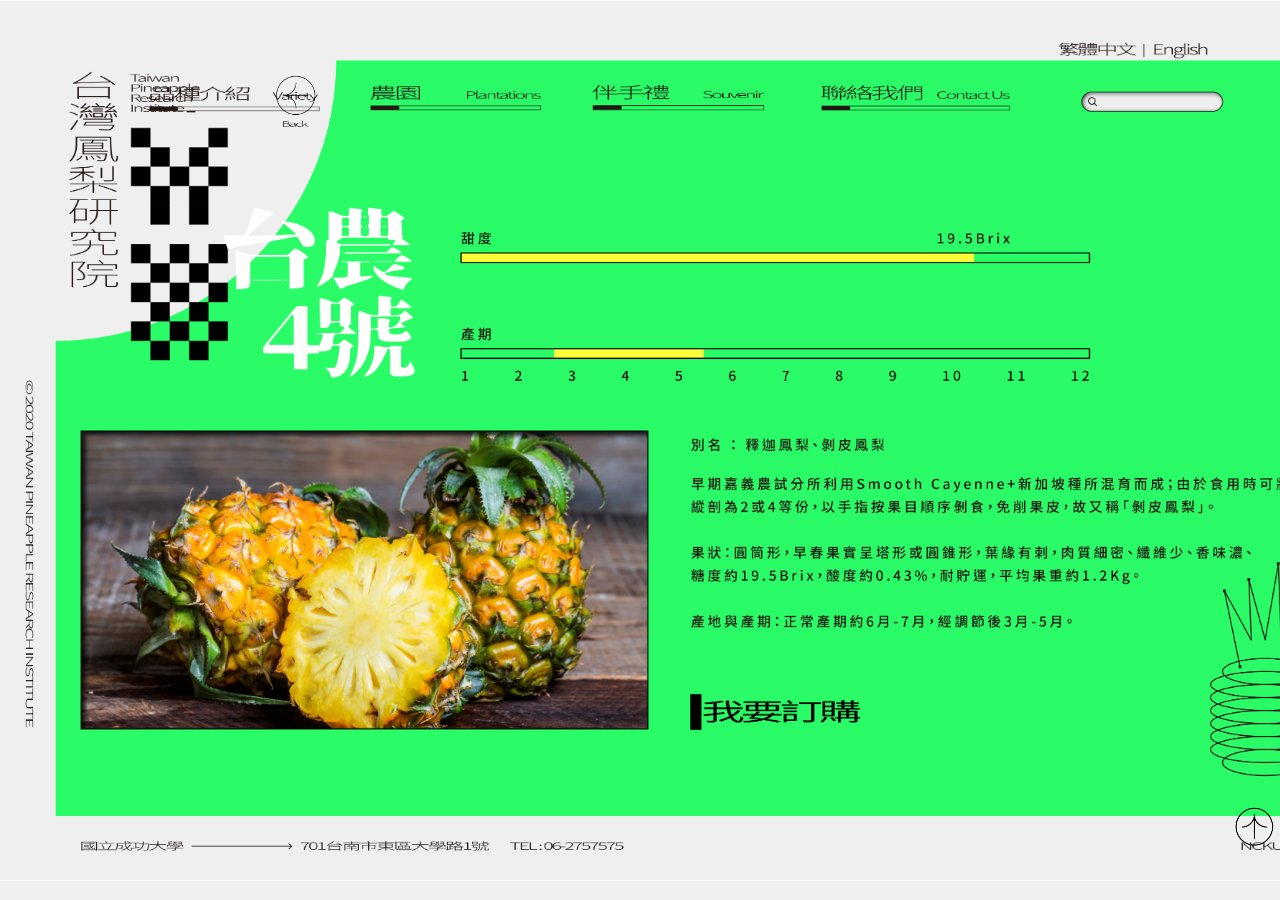
<file: Project1/second_page.html>
<!DOCTYPE html>
<html lang="en">
<head>
    <meta charset="UTF-8">
    <meta http-equiv="X-UA-Compatible" content="IE=edge">
    <meta name="viewport" content="width=device-width, initial-scale=1.0">
    <title>台灣鳳梨研究院</title>
    <link rel="stylesheet" href="second_page.css">
</head>
<body class="second">
    <a href="index.html" class="back_button"><img src="image/second_page/back.png" alt=""></a>
    <a href="#" class="top_button"><img src="image/second_page/top.png" alt=""></a>
    <div class="language_change">
        <a href="#"><img src="image/index_page/english.png" alt=""></a>
        <img src="image/index_page/language_bar.png" alt="">
        <a href="#"><img src="image/index_page/chinese.png" alt=""></a>
    </div>
    <div class="header">
        <div class="logo_decoration">
            
        </div>
        
        <div class="choose_banner">
            <div class="choose">
                <ul class="choose_item">
                    <li><a href="#"><img src="image/index_page/variety.png" alt=""></a></li>
                    <li class="plantations"><a href="#"><img src="image/index_page/plantations.png" alt=""></a></li>
                    <li class="souvenir"><a href="#"><img src="image/index_page/souvenir.png" alt=""></a></li>
                    <li class="contact"><a href="#"><img src="image/index_page/contact.png" alt=""></a></li>
                    <li class="search_bar"><a href="#"><img src="image/index_page/search_bar.png" alt=""></a></li>
                </ul>
            </div>
            <div class="all_banner">
                <img src="image/second_page/four.png" alt="" class="mark">
                <img src="image/second_page/sugar_bar.png" alt="" class="sugar_bar">
            </div>
        </div> 
    </div>
    <div class="contain">
        <div class="pineapple">
            <img src="image/second_page/pineapple.png" alt="">
        </div>
        <div class="introduction">
            <img src="image/second_page/text.png" alt="">
            <a href="#"><img src="image/second_page/buy_button.png" alt=""></a>
        </div>
    </div>
    
</html>
</file>
<file: Project1/second_page.css>
/* http://meyerweb.com/eric/tools/css/reset/ 
   v2.0 | 20110126
   License: none (public domain)
*/

html, body, div, span, applet, object, iframe,
h1, h2, h3, h4, h5, h6, p, blockquote, pre,
a, abbr, acronym, address, big, cite, code,
del, dfn, em, img, ins, kbd, q, s, samp,
small, strike, strong, sub, sup, tt, var,
b, u, i, center,
dl, dt, dd, ol, ul, li,
fieldset, form, label, legend,
table, caption, tbody, tfoot, thead, tr, th, td,
article, aside, canvas, details, embed, 
figure, figcaption, footer, header, hgroup, 
menu, nav, output, ruby, section, summary,
time, mark, audio, video {
	margin: 0;
	padding: 0;
	border: 0;
	font-size: 100%;
	font: inherit;
	vertical-align: baseline;
}
/* HTML5 display-role reset for older browsers */
article, aside, details, figcaption, figure, 
footer, header, hgroup, menu, nav, section {
	display: block;
}
body {
	line-height: 1;
}
ol, ul {
	list-style: none;
}
blockquote, q {
	quotes: none;
}
blockquote:before, blockquote:after,
q:before, q:after {
	content: '';
	content: none;
}
table {
	border-collapse: collapse;
	border-spacing: 0;
}

/* main */
.second{
    background-image: url(image/background/bg_second.png) ;
    background-size: cover;
}
.second::-webkit-scrollbar{
    width:8px;
    height: 8px;
    position: ;
}
.second::-webkit-scrollbar-thumb{
    box-shadow:inset 0 0 5px rgba(0,0,0,0.2);
    background:black;
}
.second::-webkit-scrollbar-track{
    box-shadow:inset 0 0 5px rgba(0,0,0,0.2);   
    border-radius:0;
    background:rgba(0,0,0,0.1);
}
.language_change{
    display: flex;
    flex-direction: row-reverse;
    height: 20px;
    padding-right: 70px;
    padding-top: 40px;
}
.language_change a img{
    display: block;
    height: 20px;
}
.language_change a:hover{
    border-bottom: 2px solid black;
}
.header{
    display: flex;
}
.logo_decoration{
    display: inline-flex;
    flex-direction: column;
    width: 260px;
    margin-left: 50px;
}
.choose{
    display: flex;
    height: 100px;
    width: 1105px;
    margin-left: 43px;
}
.choose_item{
    display: flex;
    justify-content: space-between;
}
.choose_item li{
    text-align: center;
    padding-top: 20px;
}
.choose_item a{
    display: block;
}
.choose_item a:hover{
    border: 2px solid gray;
}
.choose_item .search_bar{
    text-align: right;
    padding-top: 30px;
}
.choose_item .search_bar a:hover{
    border: 2px solid transparent;
}
.choose_item .plantations{
    padding-top: 23px;
}
.choose_item .souvenir{
    padding-top: 22px;
}
.choose_item .contact{
    padding-top: 22px;
}
.choose_item li img{
    display: inline-block;
    width: 80%;
    
}
.all_banner{
    display: inline-flex;
    align-items: flex-end;
    width: 1100px;
    padding: 30px 50px;
} 
.all_banner .mark{
    display: inline-block;
    width: 20%;
    height: 200px;
    margin-left: 80px;
}
.all_banner .sugar_bar{
    display: inline-block;
    width: 650px;
    height: 170px;
    margin-left: 20px;
}

.contain{
    height: 300px;
    width: 1300px;
    margin-left: 80px;
    margin-top: 10px;
    margin-bottom: 150px;
    display: flex;
}
.contain img{
    display: block;
    max-width: 100%;
    max-height: 100%;
}
.contain .pineapple{
    width: 585px;
    margin-right: 20px;
}
.contain .introduction{
    display: block;
    width: 650px;
    height: 215px;
}
.introduction a{
    display: block;
    height: 50px;
    margin-top: 49px;
}
.back_button{
    display: block;
    width: 50px;
    position: absolute;
    left: 270px;
    top: 70px;
}
.back_button img{
    display: block;
    max-width: 100%;
    max-height: 100%;
}
.top_button{
    display: block;
    width: 50px;
    position: absolute;
    right: 0;
    top: 800px;
}
.top_button img{
    display: block;
    max-width: 100%;
    max-height: 100%;
}
</file>
